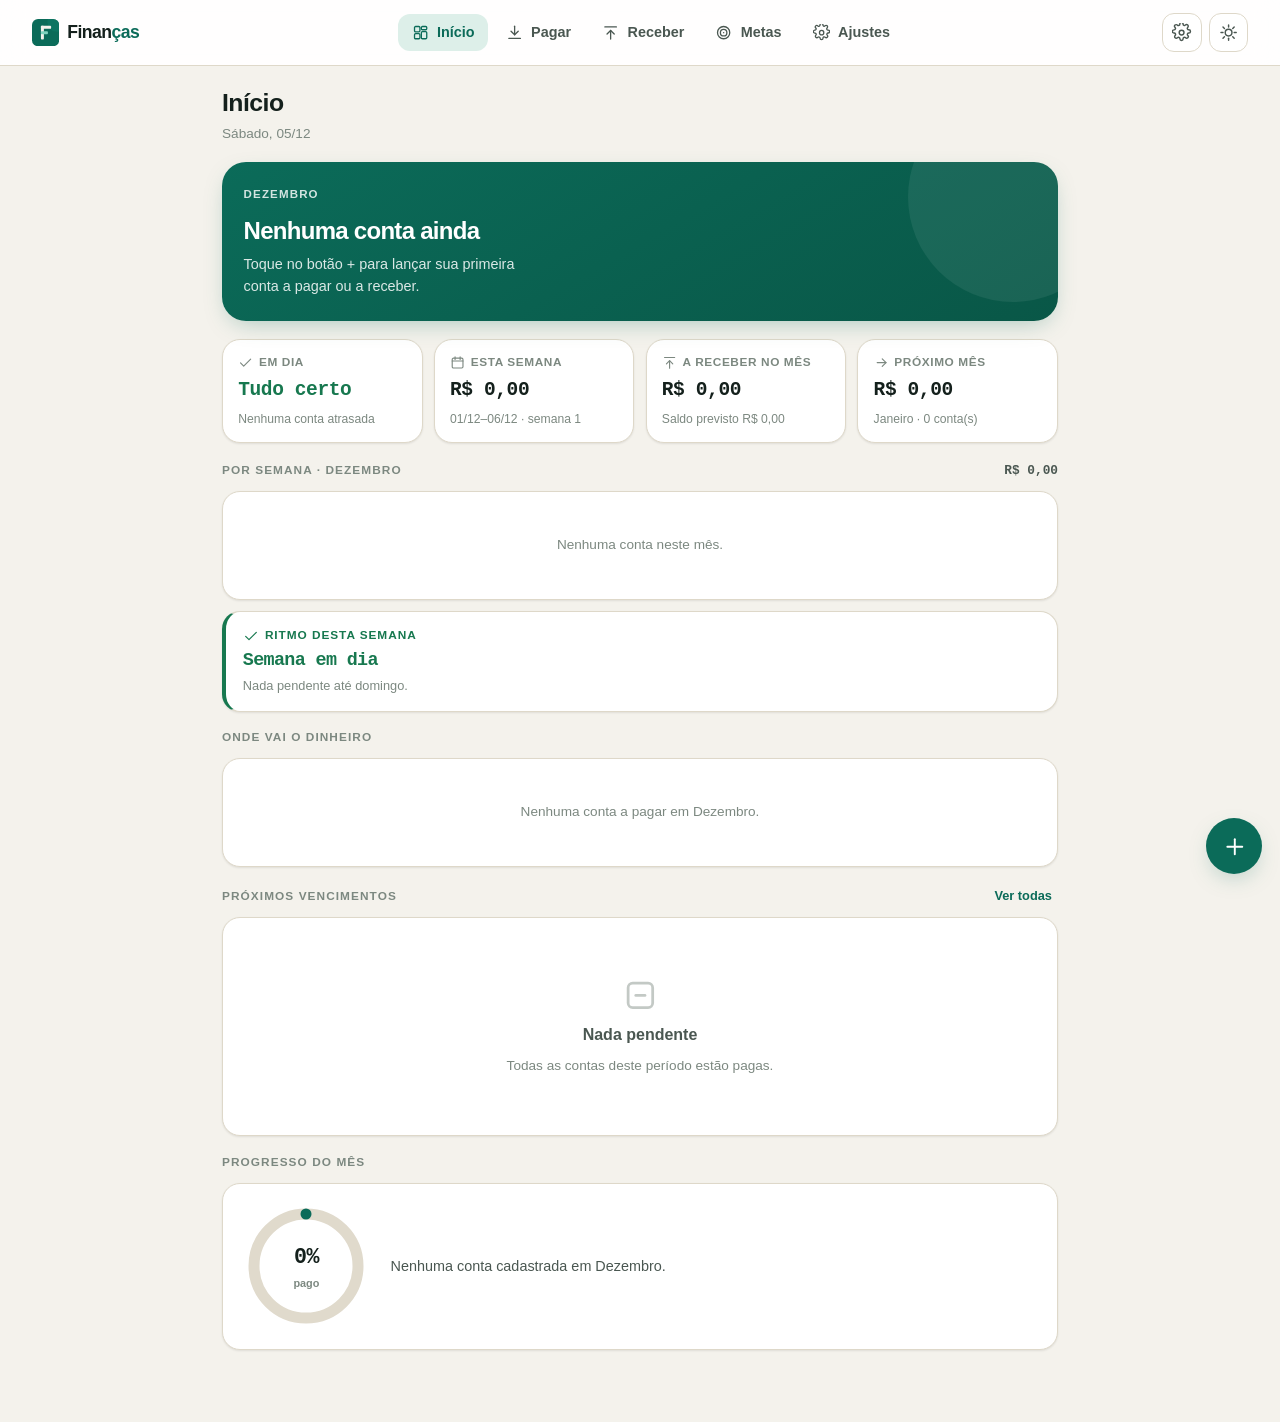
<file: index.html>
<!doctype html>
<html lang="pt-BR">
<head>
<meta charset="utf-8">
<meta name="viewport" content="width=device-width, initial-scale=1">
<title>Finanças</title>
<meta http-equiv="refresh" content="0; url=app/index.html">
<script>location.replace('app/index.html');</script>
</head>
<body>
<p>Abrindo o app... <a href="app/index.html">clique aqui</a> se não for automático.</p>
</body>
</html>
</file>
<file: app/css/estilo.css>
/* ============================================================
   FINANÇAS — sistema visual
   Direção: "extrato premium". Superfícies elevadas sobre um fundo
   quente, um verde-petróleo como única cor de marca, e o dinheiro
   sempre em tabular-nums para as colunas baterem.
   ============================================================ */

:root {
  /* fundo e superfícies */
  --fundo:       #F4F2EC;
  --superficie:  #FFFFFF;
  --superficie-2:#EDE9DF;
  --superficie-3:#E4DFD2;
  --trilho:      #E0DACC;

  /* tinta */
  --ink:   #14201C;
  --ink-2: #4A5751;
  --ink-3: #7C8880;

  --borda:      #DED8C9;
  --borda-suave:#E9E4D8;

  /* marca */
  --accent:      #0B6B59;
  --accent-forte:#095747;
  --accent-tint: #DDEFE9;
  --accent-ink:  #FFFFFF;

  /* semântica */
  --positivo:      #17784F;
  --positivo-tint: #DCEFE3;
  --alerta:        #8A5B0E;
  --alerta-tint:   #F5EAD3;
  --negativo:      #A83A2C;
  --negativo-tint: #F8E3DF;

  /* categorias */
  --cat-ameixa:   #7B4B8A;
  --cat-oceano:   #2C6E9B;
  --cat-musgo:    #4A7C3F;
  --cat-ocre:     #A87218;
  --cat-tijolo:   #A8452F;
  --cat-lavanda:  #6C5BA8;
  --cat-petroleo: #1F6F6B;
  --cat-areia:    #8C7040;
  --cat-vinho:    #8E3555;
  --cat-sálvia:   #5A7A6E;

  --sombra-1: 0 1px 2px rgba(18,28,24,.05), 0 1px 3px rgba(18,28,24,.04);
  --sombra-2: 0 2px 4px rgba(18,28,24,.05), 0 8px 20px -10px rgba(18,28,24,.18);
  --sombra-3: 0 8px 24px -8px rgba(11,107,89,.35);

  --sans: ui-sans-serif, -apple-system, "Segoe UI", Roboto, "Helvetica Neue", Arial, sans-serif;
  --mono: ui-monospace, "SF Mono", "Cascadia Mono", "Segoe UI Mono", Menlo, Consolas, monospace;

  --r-sm: 8px;
  --r-md: 12px;
  --r-lg: 18px;
  --r-xl: 24px;

  --topo-altura: 60px;
  --tabbar-altura: 66px;
}

@media (prefers-color-scheme: dark) {
  :root {
    --fundo: #0D1211; --superficie: #151C1A; --superficie-2: #1D2624; --superficie-3: #26302D;
    --trilho: #26302D;
    --ink: #E9E6DC; --ink-2: #A6B0A9; --ink-3: #76817A;
    --borda: #26302D; --borda-suave: #1E2725;
    --accent: #45C2A2; --accent-forte: #5FD4B6; --accent-tint: #123029; --accent-ink: #06120F;
    --positivo: #4FBE86; --positivo-tint: #122C1F;
    --alerta: #D5A557; --alerta-tint: #2E2413;
    --negativo: #E08573; --negativo-tint: #331D19;
    --cat-ameixa: #B98ACB; --cat-oceano: #6BAEDA; --cat-musgo: #86C077; --cat-ocre: #DCAE55;
    --cat-tijolo: #DE8570; --cat-lavanda: #A899E0; --cat-petroleo: #5CB6B0; --cat-areia: #CBAE79;
    --cat-vinho: #D2789A; --cat-sálvia: #93B5A7;
    --sombra-1: 0 1px 2px rgba(0,0,0,.4);
    --sombra-2: 0 2px 4px rgba(0,0,0,.35), 0 10px 24px -12px rgba(0,0,0,.7);
    --sombra-3: 0 8px 24px -8px rgba(69,194,162,.3);
  }
}
:root[data-theme="dark"] {
  --fundo: #0D1211; --superficie: #151C1A; --superficie-2: #1D2624; --superficie-3: #26302D;
  --trilho: #26302D;
  --ink: #E9E6DC; --ink-2: #A6B0A9; --ink-3: #76817A;
  --borda: #26302D; --borda-suave: #1E2725;
  --accent: #45C2A2; --accent-forte: #5FD4B6; --accent-tint: #123029; --accent-ink: #06120F;
  --positivo: #4FBE86; --positivo-tint: #122C1F;
  --alerta: #D5A557; --alerta-tint: #2E2413;
  --negativo: #E08573; --negativo-tint: #331D19;
  --cat-ameixa: #B98ACB; --cat-oceano: #6BAEDA; --cat-musgo: #86C077; --cat-ocre: #DCAE55;
  --cat-tijolo: #DE8570; --cat-lavanda: #A899E0; --cat-petroleo: #5CB6B0; --cat-areia: #CBAE79;
  --cat-vinho: #D2789A; --cat-sálvia: #93B5A7;
  --sombra-1: 0 1px 2px rgba(0,0,0,.4);
  --sombra-2: 0 2px 4px rgba(0,0,0,.35), 0 10px 24px -12px rgba(0,0,0,.7);
  --sombra-3: 0 8px 24px -8px rgba(69,194,162,.3);
}
:root[data-theme="light"] {
  --fundo: #F4F2EC; --superficie: #FFFFFF; --superficie-2: #EDE9DF; --superficie-3: #E4DFD2;
  --trilho: #E0DACC;
  --ink: #14201C; --ink-2: #4A5751; --ink-3: #7C8880;
  --borda: #DED8C9; --borda-suave: #E9E4D8;
  --accent: #0B6B59; --accent-forte: #095747; --accent-tint: #DDEFE9; --accent-ink: #FFFFFF;
  --positivo: #17784F; --positivo-tint: #DCEFE3;
  --alerta: #8A5B0E; --alerta-tint: #F5EAD3;
  --negativo: #A83A2C; --negativo-tint: #F8E3DF;
  --cat-ameixa: #7B4B8A; --cat-oceano: #2C6E9B; --cat-musgo: #4A7C3F; --cat-ocre: #A87218;
  --cat-tijolo: #A8452F; --cat-lavanda: #6C5BA8; --cat-petroleo: #1F6F6B; --cat-areia: #8C7040;
  --cat-vinho: #8E3555; --cat-sálvia: #5A7A6E;
  --sombra-1: 0 1px 2px rgba(18,28,24,.05), 0 1px 3px rgba(18,28,24,.04);
  --sombra-2: 0 2px 4px rgba(18,28,24,.05), 0 8px 20px -10px rgba(18,28,24,.18);
  --sombra-3: 0 8px 24px -8px rgba(11,107,89,.35);
}

/* ============ BASE ============ */
* { box-sizing: border-box; }
@media (prefers-reduced-motion: reduce) {
  *, *::before, *::after { animation-duration: .001ms !important; transition-duration: .001ms !important; }
}
body {
  margin: 0;
  background: var(--fundo);
  color: var(--ink);
  font-family: var(--sans);
  font-size: 16px;
  line-height: 1.5;
  -webkit-font-smoothing: antialiased;
  padding-bottom: calc(var(--tabbar-altura) + 1.5rem);
}
::selection { background: var(--accent); color: var(--accent-ink); }
:focus-visible { outline: 2px solid var(--accent); outline-offset: 2px; border-radius: 4px; }
h1, h2, h3 { margin: 0; font-weight: 800; letter-spacing: -.022em; text-wrap: balance; }
p { margin: 0; }
button { font: inherit; color: inherit; }
input, select, textarea { font: inherit; color: inherit; }
.num { font-family: var(--mono); font-variant-numeric: tabular-nums; }

/* ============ TOPO ============ */
.topo {
  position: sticky; top: 0; z-index: 30;
  display: flex; align-items: center; justify-content: space-between; gap: 1rem;
  padding: .8rem clamp(1rem, 4vw, 2rem);
  background: color-mix(in srgb, var(--superficie) 92%, transparent);
  backdrop-filter: blur(12px);
  border-bottom: 1px solid var(--borda);
}
@supports not (backdrop-filter: blur(1px)) { .topo { background: var(--superficie); } }
.topo-logo { display: flex; align-items: center; gap: .5rem; font-size: 1.1rem; font-weight: 800; letter-spacing: -.03em; }
/* O recorte arredondado ja vem do clipPath do SVG — nada de border-radius aqui, seria corte duplo. */
.topo-marca { width: 1.7rem; height: 1.7rem; flex-shrink: 0; }
/* Escopo no .topo-nome de proposito: `.topo-logo span` pintaria a palavra inteira de verde,
   porque agora existe um span envolvendo o nome. */
.topo-nome span { color: var(--accent); }
.topo-nav { display: none; gap: .25rem; }
.topo-acoes { display: flex; gap: .45rem; }

.icon-btn {
  display: inline-flex; align-items: center; justify-content: center;
  width: 2.45rem; height: 2.45rem; flex-shrink: 0;
  border: 1px solid var(--borda); border-radius: var(--r-md);
  background: var(--superficie); color: var(--ink-2); cursor: pointer;
  transition: border-color .15s, color .15s, background .15s;
}
.icon-btn svg { width: 1.2rem; height: 1.2rem; }
.icon-btn:hover { border-color: var(--accent); color: var(--accent); }

.nav-item {
  display: flex; align-items: center; gap: .5rem;
  padding: .5rem .85rem; border-radius: var(--r-md);
  font-weight: 650; font-size: .9rem;
  color: var(--ink-2); cursor: pointer; border: none; background: none;
  transition: background .15s, color .15s;
}
.nav-item svg { width: 1.08rem; height: 1.08rem; }
.nav-item:hover { background: var(--superficie-2); color: var(--ink); }
.nav-item.ativo { background: var(--accent-tint); color: var(--accent); }

/* ============ TABBAR ============ */
.tabbar {
  position: fixed; left: 0; right: 0; bottom: 0; z-index: 30;
  display: flex; justify-content: space-around;
  height: var(--tabbar-altura);
  background: color-mix(in srgb, var(--superficie) 94%, transparent);
  backdrop-filter: blur(12px);
  border-top: 1px solid var(--borda);
  padding-bottom: env(safe-area-inset-bottom);
}
@supports not (backdrop-filter: blur(1px)) { .tabbar { background: var(--superficie); } }
.tab-item {
  flex: 1; display: flex; flex-direction: column; align-items: center; justify-content: center;
  gap: .18rem; border: none; background: none; color: var(--ink-3); cursor: pointer;
  font-size: .68rem; font-weight: 650; position: relative;
  transition: color .15s;
}
.tab-item svg { width: 1.3rem; height: 1.3rem; }
.tab-item.ativo { color: var(--accent); }
.tab-item.ativo::before {
  content: ""; position: absolute; top: 0; left: 50%; transform: translateX(-50%);
  width: 26px; height: 3px; border-radius: 0 0 3px 3px; background: var(--accent);
}

.fab {
  position: fixed; right: 1.1rem; bottom: calc(var(--tabbar-altura) + 1rem); z-index: 31;
  width: 3.5rem; height: 3.5rem; border-radius: 50%;
  background: var(--accent); color: var(--accent-ink); border: none;
  display: flex; align-items: center; justify-content: center;
  box-shadow: var(--sombra-3); cursor: pointer;
  transition: transform .16s;
}
.fab svg { width: 1.6rem; height: 1.6rem; }
.fab:hover { transform: scale(1.06); }
.fab:active { transform: scale(.95); }

@media (min-width: 881px) {
  body { padding-bottom: 2.5rem; }
  .topo-nav { display: flex; }
  .tabbar { display: none; }
  .fab { bottom: 1.6rem; }
}

/* ============ LAYOUT ============ */
main { max-width: 900px; margin: 0 auto; padding: 1.15rem clamp(.9rem, 4vw, 2rem) 2rem; }
.tela { display: flex; flex-direction: column; gap: 1.1rem; }
.tela-cabeca { display: flex; align-items: flex-start; justify-content: space-between; gap: 1rem; }
.tela-titulo { font-size: 1.55rem; }
.tela-sub { color: var(--ink-3); font-size: .85rem; margin-top: .15rem; }
.secao { display: flex; flex-direction: column; gap: .7rem; }
.secao-cabeca { display: flex; align-items: baseline; justify-content: space-between; gap: .8rem; }
.secao-titulo {
  font-size: .74rem; font-weight: 750; color: var(--ink-3);
  text-transform: uppercase; letter-spacing: .09em;
}
.secao-link { font-size: .8rem; font-weight: 650; color: var(--accent); background: none; border: none; cursor: pointer; }

.painel {
  background: var(--superficie); border: 1px solid var(--borda);
  border-radius: var(--r-lg); padding: 1.1rem 1.15rem; box-shadow: var(--sombra-1);
}

/* ============ CARD HERÓI ============ */
.heroi {
  position: relative; overflow: hidden;
  background: linear-gradient(150deg, var(--accent) 0%, var(--accent-forte) 100%);
  color: var(--accent-ink);
  border-radius: var(--r-xl); padding: 1.3rem 1.35rem;
  box-shadow: var(--sombra-3);
  display: flex; flex-direction: column; gap: .9rem;
}
.heroi::after {
  content: ""; position: absolute; right: -60px; top: -70px;
  width: 210px; height: 210px; border-radius: 50%;
  background: rgba(255,255,255,.07); pointer-events: none;
}
/* coluna no celular: o chip de comparação ao lado espremia o número e ele quebrava em duas
   linhas ("R$ / 1.841,20"). O número é a informação principal — ele manda no layout. */
.heroi-topo { display: flex; flex-direction: column; align-items: flex-start; gap: .55rem; }
.heroi-rotulo {
  font-size: .72rem; font-weight: 750; text-transform: uppercase; letter-spacing: .1em;
  opacity: .82; margin-bottom: .25rem;
}
.heroi-valor {
  font-family: var(--mono); font-variant-numeric: tabular-nums;
  font-size: clamp(1.9rem, 9vw, 2.6rem); font-weight: 800; letter-spacing: -.04em; line-height: 1;
  white-space: nowrap;
}
@media (min-width: 560px) {
  .heroi-topo { flex-direction: row; align-items: flex-start; justify-content: space-between; gap: 1rem; }
}
.heroi-detalhe { font-size: .84rem; opacity: .85; margin-top: .35rem; }
.heroi-chip {
  display: inline-flex; align-items: center; gap: .3rem;
  background: rgba(255,255,255,.16); border-radius: 999px;
  padding: .3rem .6rem; font-size: .74rem; font-weight: 700; white-space: nowrap;
}
.heroi-chip svg { width: .9rem; height: .9rem; }
.heroi-rodape { display: flex; align-items: center; justify-content: space-between; gap: .8rem; font-size: .8rem; }
.heroi .progresso { background: rgba(255,255,255,.22); }
.heroi .progresso-preenchido { background: #fff; }
.heroi--vazio { gap: .35rem; padding: 1.5rem 1.35rem; }
.heroi-vazio-titulo { font-size: 1.5rem; font-weight: 800; letter-spacing: -.03em; }
.heroi-vazio-texto { font-size: .9rem; opacity: .85; max-width: 34ch; line-height: 1.5; }

/* ---- faixa "Meta por dia" dentro do herói ---- */
.heroi-meta {
  display: flex; align-items: center; justify-content: space-between; gap: .8rem;
  margin-top: .3rem; padding-top: .85rem;
  border-top: 1px solid rgba(255,255,255,.22);
}
.heroi-meta-rotulo {
  display: inline-flex; align-items: center; gap: .38rem;
  font-size: .74rem; font-weight: 750; text-transform: uppercase; letter-spacing: .08em;
  opacity: .9;
}
.heroi-meta-rotulo svg { width: 1rem; height: 1rem; }
.heroi-meta-bloco { display: flex; flex-direction: column; align-items: flex-end; gap: .1rem; }
.heroi-meta-valor {
  font-family: var(--mono); font-variant-numeric: tabular-nums;
  font-size: 1.32rem; font-weight: 800; letter-spacing: -.03em; white-space: nowrap;
}
.heroi-meta-sub { font-size: .72rem; opacity: .8; white-space: nowrap; }
/* semáforo dentro do herói: fundo branco translúcido de intensidade crescente */
.heroi-meta.sem-atencao, .heroi-meta.sem-critico {
  margin-left: -1.35rem; margin-right: -1.35rem; margin-bottom: -1.3rem;
  padding: .8rem 1.35rem 1rem; border-radius: 0 0 var(--r-xl) var(--r-xl);
}
.heroi-meta.sem-atencao { background: rgba(255,255,255,.12); }
.heroi-meta.sem-critico { background: rgba(255,255,255,.2); }
.heroi-meta--ok .heroi-meta-valor { font-size: 1rem; opacity: .9; }

/* ---- bloco "Veio de antes" ---- */
.antes {
  background: var(--negativo-tint); border: 1px solid var(--negativo);
  border-radius: var(--r-lg); padding: .95rem 1.05rem;
  display: flex; flex-direction: column; gap: .5rem;
}
.antes-cabeca { display: flex; align-items: center; justify-content: space-between; gap: .8rem; }
.antes-rotulo {
  display: inline-flex; align-items: center; gap: .4rem;
  font-size: .74rem; font-weight: 780; text-transform: uppercase; letter-spacing: .08em;
  color: var(--negativo);
}
.antes-rotulo svg { width: 1rem; height: 1rem; }
.antes-total { font-size: 1.15rem; font-weight: 800; color: var(--negativo); letter-spacing: -.02em; }
.antes-sub { font-size: .8rem; color: var(--ink-2); line-height: 1.45; }
.antes-lista { display: flex; flex-direction: column; gap: .1rem; margin-top: .1rem; }
.antes-linha {
  display: grid; grid-template-columns: 1fr auto auto; gap: .6rem; align-items: baseline;
  padding: .42rem .1rem; border: 0; background: none; text-align: left; cursor: pointer;
  border-top: 1px solid color-mix(in srgb, var(--negativo) 22%, transparent);
  font-size: .85rem; width: 100%;
}
@supports not (border-top-color: color-mix(in srgb, red 50%, blue)) {
  .antes-linha { border-top-color: var(--borda); }
}
.antes-linha:hover { background: rgba(0,0,0,.04); }
.antes-desc { font-weight: 650; overflow: hidden; text-overflow: ellipsis; white-space: nowrap; }
.antes-data { font-size: .78rem; color: var(--ink-3); white-space: nowrap; }
.antes-valor { font-weight: 750; white-space: nowrap; }
.antes-resto { font-size: .78rem; color: var(--ink-3); padding-top: .35rem; }

/* ---- card "Ritmo desta semana" ---- */
.ritmo {
  background: var(--superficie); border: 1px solid var(--borda);
  border-left: 4px solid var(--accent);
  border-radius: var(--r-lg); padding: .95rem 1.05rem;
  display: flex; flex-direction: column; gap: .35rem; box-shadow: var(--sombra-1);
}
.ritmo.sem-atencao { border-left-color: var(--alerta); }
.ritmo.sem-critico { border-left-color: var(--negativo); }
.ritmo--ok { border-left-color: var(--positivo); }
.ritmo-cabeca { display: flex; align-items: center; justify-content: space-between; gap: .7rem; }
.ritmo-rotulo {
  display: inline-flex; align-items: center; gap: .38rem;
  font-size: .74rem; font-weight: 780; text-transform: uppercase; letter-spacing: .08em;
  color: var(--ink-3);
}
.ritmo-rotulo svg { width: 1rem; height: 1rem; }
.ritmo.sem-atencao .ritmo-rotulo { color: var(--alerta); }
.ritmo.sem-critico .ritmo-rotulo { color: var(--negativo); }
.ritmo--ok .ritmo-rotulo { color: var(--positivo); }
.ritmo-selo {
  font-family: var(--mono); font-size: .68rem; font-weight: 700;
  background: var(--superficie-2); color: var(--ink-3); border-radius: 5px; padding: .12rem .4rem;
}
.ritmo-valor {
  font-family: var(--mono); font-variant-numeric: tabular-nums;
  font-size: 1.75rem; font-weight: 800; letter-spacing: -.035em; line-height: 1.1;
}
.ritmo-valor small { font-size: .95rem; font-weight: 700; color: var(--ink-3); letter-spacing: 0; }
.ritmo.sem-critico .ritmo-valor { color: var(--negativo); }
.ritmo.sem-atencao .ritmo-valor { color: var(--alerta); }
.ritmo--ok .ritmo-valor { font-size: 1.15rem; color: var(--positivo); }
.ritmo-sub { font-size: .8rem; color: var(--ink-3); }
.ritmo-detalhe { margin-top: .45rem; display: flex; flex-direction: column; gap: .05rem; }
.ritmo-linha {
  display: flex; align-items: baseline; justify-content: space-between; gap: .8rem;
  font-size: .84rem; color: var(--ink-2); padding: .28rem 0;
}
.ritmo-linha--alerta { color: var(--negativo); font-weight: 650; }
.ritmo-linha--total {
  border-top: 1px solid var(--borda); margin-top: .18rem; padding-top: .42rem;
  font-weight: 780; color: var(--ink);
}
.ritmo-linha .num { font-weight: 700; white-space: nowrap; }

.progresso { height: 7px; border-radius: 99px; background: var(--trilho); overflow: hidden; }
.progresso-preenchido { height: 100%; border-radius: 99px; background: var(--accent); transition: width .45s cubic-bezier(.3,.9,.3,1); }

/* ============ MINI CARDS ============ */
.mini-grade { display: grid; grid-template-columns: repeat(auto-fit, minmax(150px, 1fr)); gap: .7rem; }
.mini {
  background: var(--superficie); border: 1px solid var(--borda); border-radius: var(--r-lg);
  padding: .85rem .95rem; box-shadow: var(--sombra-1);
  display: flex; flex-direction: column; gap: .3rem;
}
.mini-rotulo { display: flex; align-items: center; gap: .35rem; font-size: .74rem; font-weight: 700; color: var(--ink-3); text-transform: uppercase; letter-spacing: .05em; }
.mini-rotulo svg { width: .95rem; height: .95rem; }
.mini-valor { font-family: var(--mono); font-variant-numeric: tabular-nums; font-size: 1.22rem; font-weight: 800; letter-spacing: -.02em; }
.mini-nota { font-size: .76rem; color: var(--ink-3); }
.mini--alerta { border-color: var(--negativo); background: var(--negativo-tint); }
.mini--alerta .mini-rotulo, .mini--alerta .mini-valor { color: var(--negativo); }
.mini--ok .mini-valor { color: var(--positivo); }
.v-positivo { color: var(--positivo); }
.v-negativo { color: var(--negativo); }
.v-alerta { color: var(--alerta); }

/* ============ GRÁFICOS ============ */
.grafico-vazio { color: var(--ink-3); font-size: .85rem; text-align: center; padding: 1.6rem .5rem; }

.anel, .donut { position: relative; width: 130px; height: 130px; flex-shrink: 0; }
.anel-svg, .donut-svg { width: 100%; height: 100%; display: block; }
.anel-arco { transition: stroke-dasharray .6s cubic-bezier(.3,.9,.3,1); }
.anel-centro, .donut-centro {
  position: absolute; inset: 0; display: flex; flex-direction: column;
  align-items: center; justify-content: center; gap: .1rem; pointer-events: none;
}
.anel-valor { font-family: var(--mono); font-variant-numeric: tabular-nums; font-size: 1.35rem; font-weight: 800; letter-spacing: -.03em; }
.anel-sub { font-size: .68rem; color: var(--ink-3); font-weight: 650; }
.donut-valor { font-family: var(--mono); font-variant-numeric: tabular-nums; font-size: .92rem; font-weight: 750; letter-spacing: -.02em; }

.painel-lado-a-lado { display: flex; align-items: center; gap: 1.2rem; flex-wrap: wrap; }
.painel-lado-a-lado > .flex1 { flex: 1; min-width: 150px; }

/* barras por semana */
.barras { display: flex; align-items: flex-end; gap: .45rem; height: 148px; padding-top: .3rem; }
.barra { flex: 1; display: flex; flex-direction: column; align-items: center; gap: .3rem; height: 100%; min-width: 0; }
.barra-valor { font-family: var(--mono); font-variant-numeric: tabular-nums; font-size: .64rem; font-weight: 700; color: var(--ink-3); white-space: nowrap; }
.barra-trilho { flex: 1; width: 100%; display: flex; align-items: flex-end; background: var(--superficie-2); border-radius: var(--r-sm); overflow: hidden; }
/* pendente = accent a 38% (visível, mas claramente "não resolvido"); paga = accent cheio.
   O tint puro sumia contra a superfície — corrigido após inspeção de captura. */
.barra-preenchida {
  width: 100%; background: color-mix(in srgb, var(--accent) 38%, var(--superficie-2));
  border-radius: var(--r-sm);
  display: flex; align-items: flex-end; min-height: 4px;
  transition: height .5s cubic-bezier(.3,.9,.3,1);
}
@supports not (background: color-mix(in srgb, red 50%, blue)) {
  .barra-preenchida { background: var(--accent-tint); }
}
.barra-paga { width: 100%; background: var(--accent); border-radius: var(--r-sm); transition: height .5s; }
.barra-rotulo { font-size: .7rem; font-weight: 700; color: var(--ink-3); }
.barra--atual .barra-rotulo { color: var(--accent); }
.barra--atual .barra-valor { color: var(--ink); }
.barra--zero .barra-trilho { opacity: .5; }
.barra-marca-linha { height: .95rem; display: flex; align-items: center; justify-content: center; }
.barra-marca { font-size: .7rem; font-weight: 800; line-height: 1; }
.barra-marca--atual { color: var(--accent); }
.barra-marca--resto {
  color: var(--negativo); background: var(--negativo-tint);
  width: .95rem; height: .95rem; border-radius: 50%;
  display: inline-flex; align-items: center; justify-content: center; font-size: .62rem;
}
.barra--resto .barra-trilho { box-shadow: inset 0 0 0 1px var(--negativo); }

/* legenda */
.legenda { list-style: none; margin: 0; padding: 0; display: flex; flex-direction: column; gap: .5rem; }
/* minmax(0,1fr) no nome: sem o minmax, "auto" das colunas de valor rouba o espaço e o nome
   colapsa para uma letra só ("Casa" -> "C"). Achado por captura de tela no teste. */
.legenda-item { display: grid; grid-template-columns: 10px minmax(4.5rem, 1fr) auto auto; gap: .5rem; align-items: center; font-size: .85rem; }
.legenda-cor { width: 10px; height: 10px; border-radius: 3px; }
.legenda-nome { text-transform: capitalize; color: var(--ink-2); overflow: hidden; text-overflow: ellipsis; white-space: nowrap; }
.legenda-valor { font-family: var(--mono); font-variant-numeric: tabular-nums; font-weight: 700; white-space: nowrap; }
.legenda-pct { font-family: var(--mono); font-size: .76rem; color: var(--ink-3); min-width: 2.6em; text-align: right; white-space: nowrap; }

/* em tela estreita o donut cede espaço pra legenda não quebrar o valor em duas linhas */
@media (max-width: 470px) {
  .anel, .donut { width: 112px; height: 112px; }
  .legenda-item { font-size: .8rem; grid-template-columns: 9px minmax(3.4rem, 1fr) auto auto; gap: .4rem; }
  .painel-lado-a-lado { gap: .85rem; flex-wrap: nowrap; }
  .painel-lado-a-lado > .flex1 { min-width: 0; }
}

/* ============ FILTROS ============ */
.filtros { display: flex; flex-direction: column; gap: .7rem; }
.filtros-linha { display: flex; gap: .5rem; flex-wrap: wrap; align-items: center; }
.campo-busca { position: relative; flex: 1; min-width: 160px; }
.campo-busca svg { position: absolute; left: .65rem; top: 50%; transform: translateY(-50%); width: 1.05rem; height: 1.05rem; color: var(--ink-3); pointer-events: none; }
.campo-busca input {
  width: 100%; border: 1px solid var(--borda); border-radius: var(--r-md);
  background: var(--superficie); padding: .55rem .7rem .55rem 2.2rem; font-size: .9rem;
}
.campo-busca input:focus { border-color: var(--accent); outline: none; }
.select {
  border: 1px solid var(--borda); border-radius: var(--r-md); background: var(--superficie);
  color: var(--ink); padding: .55rem .65rem; font-size: .86rem; cursor: pointer;
}
.select:focus { border-color: var(--accent); outline: none; }
.chips { display: flex; gap: .4rem; flex-wrap: wrap; }
.chip {
  border: 1px solid var(--borda); border-radius: 999px; background: var(--superficie);
  color: var(--ink-2); padding: .38rem .8rem; font-size: .82rem; font-weight: 650; cursor: pointer;
  transition: all .15s; display: inline-flex; align-items: center; gap: .35rem;
}
.chip:hover { border-color: var(--accent); color: var(--accent); }
.chip.ativo { background: var(--accent); border-color: var(--accent); color: var(--accent-ink); }
.chip-contador { font-family: var(--mono); font-size: .72rem; opacity: .75; }

/* ============ PAINEL DO PERÍODO (telas de lista) ============ */
.pp {
  background: var(--superficie); border: 1px solid var(--borda);
  border-radius: var(--r-xl); padding: 1.1rem 1.15rem;
  box-shadow: var(--sombra-2);
  display: flex; flex-direction: column; gap: .55rem;
}
.pp-cabeca {
  display: flex; align-items: baseline; justify-content: space-between; gap: .8rem;
}
.pp-escopo {
  font-size: .74rem; font-weight: 780; color: var(--ink-3);
  text-transform: uppercase; letter-spacing: .08em;
  overflow: hidden; text-overflow: ellipsis; white-space: nowrap;
}
.pp-qtd { font-size: .74rem; color: var(--ink-3); white-space: nowrap; }

.pp-principal { display: flex; flex-direction: column; gap: .1rem; }
.pp-principal-rotulo { font-size: .82rem; font-weight: 650; color: var(--ink-2); }
.pp-principal-valor {
  font-family: var(--mono); font-variant-numeric: tabular-nums;
  font-size: clamp(1.9rem, 8vw, 2.35rem); font-weight: 800;
  letter-spacing: -.04em; line-height: 1.05; white-space: nowrap;
}

.pp-progresso-nota {
  display: flex; align-items: baseline; justify-content: space-between; gap: .8rem;
  font-size: .76rem; color: var(--ink-3); margin-top: -.15rem;
}

/* CELULAR: no máximo 2 colunas. Com 3, "R$ 3.588,60" precisa de 94px e só sobravam 85 em
   telas de 412px+ (Android grande, iPhone Pro Max) — o número era cortado em silêncio.
   A meta vai em largura cheia: é o número de ação e o único com semáforo. */
.pp-blocos {
  display: grid;
  grid-template-columns: repeat(2, minmax(0, 1fr));
  gap: .5rem;
  margin-top: .35rem;
}
.pp-bloco--largo { grid-column: 1 / -1; }

.pp-bloco {
  background: var(--superficie-2); border-radius: var(--r-md);
  padding: .6rem .7rem; display: flex; flex-direction: column; gap: .15rem; min-width: 0;
}
.pp-bloco-rotulo {
  display: inline-flex; align-items: center; gap: .25rem;
  font-size: .68rem; font-weight: 750; color: var(--ink-3);
  text-transform: uppercase; letter-spacing: .05em; white-space: nowrap;
}
.pp-bloco-rotulo svg { width: .85rem; height: .85rem; flex-shrink: 0; }

/* SEM overflow:hidden — dinheiro cortado em silêncio é pior que dinheiro apertado.
   clamp() dá a folga: encolhe em tela estreita em vez de esconder dígito. O piso (.78rem)
   foi calibrado pelo teste testes/e2e/test_sem_corte.py, que valida com valores na casa do
   milhão a 320px — bem além do uso real, de propósito. */
.pp-bloco-valor {
  font-family: var(--mono); font-variant-numeric: tabular-nums;
  font-size: clamp(.78rem, 3.1vw, 1.08rem);
  font-weight: 780; letter-spacing: -.03em; white-space: nowrap;
}
.pp-bloco-nota { font-size: .68rem; color: var(--ink-3); white-space: nowrap; }

/* bloco largo (meta): valor à esquerda, nota à direita, aproveitando a largura */
.pp-bloco--largo .pp-bloco-linha {
  display: flex; align-items: baseline; justify-content: space-between; gap: .8rem;
}
.pp-bloco--largo .pp-bloco-valor { font-size: clamp(1.05rem, 4.6vw, 1.32rem); }
.pp-bloco--largo .pp-bloco-nota { text-align: right; }

/* DESKTOP: espaço sobra, os três cabem lado a lado */
@media (min-width: 620px) {
  .pp-blocos { grid-template-columns: repeat(3, minmax(0, 1fr)); }
  .pp-bloco--largo { grid-column: auto; }
  .pp-bloco--largo .pp-bloco-linha { flex-direction: column; align-items: flex-start; gap: .1rem; }
  .pp-bloco--largo .pp-bloco-nota { text-align: left; }
  .pp-bloco--largo .pp-bloco-valor { font-size: 1.08rem; }
}

/* o bloco da meta carrega o semáforo — é o número que exige ação */
.pp-bloco--meta { background: var(--accent-tint); }
.pp-bloco--meta .pp-bloco-rotulo, .pp-bloco--meta .pp-bloco-valor { color: var(--accent); }
.pp-bloco--meta.sem-atencao { background: var(--alerta-tint); }
.pp-bloco--meta.sem-atencao .pp-bloco-rotulo, .pp-bloco--meta.sem-atencao .pp-bloco-valor { color: var(--alerta); }
.pp-bloco--meta.sem-critico { background: var(--negativo-tint); }
.pp-bloco--meta.sem-critico .pp-bloco-rotulo, .pp-bloco--meta.sem-critico .pp-bloco-valor { color: var(--negativo); }

/* linha discreta: o que a LISTA está mostrando agora (muda com todos os filtros) */
.resultado-filtro {
  display: flex; align-items: baseline; justify-content: space-between; gap: 1rem;
  padding: .1rem .25rem; font-size: .82rem; color: var(--ink-3);
  border-bottom: 1px solid var(--borda-suave); padding-bottom: .6rem;
}
.resultado-filtro em { font-style: normal; color: var(--accent); font-weight: 650; }
.resultado-filtro .num { font-weight: 750; color: var(--ink-2); }

/* telas muito estreitas: uma coluna só, cada número com a largura inteira */
@media (max-width: 340px) {
  .pp-blocos { grid-template-columns: 1fr; }
}

/* ============ GRUPO DE SEMANA ============ */
.grupo { display: flex; flex-direction: column; gap: .55rem; }
.grupo-cabeca {
  display: flex; align-items: baseline; justify-content: space-between; gap: .8rem;
  padding: 0 .2rem;
}
.grupo-nome { font-size: .74rem; font-weight: 750; color: var(--ink-3); text-transform: uppercase; letter-spacing: .07em; }
.grupo-nome.atual { color: var(--accent); }
.grupo-valor { font-family: var(--mono); font-variant-numeric: tabular-nums; font-size: .8rem; font-weight: 700; color: var(--ink-2); }

/* ============ CARD DE CONTA ============ */
.lista { display: flex; flex-direction: column; gap: .55rem; }
.conta {
  position: relative;
  display: grid; grid-template-columns: auto 1fr auto; gap: .8rem; align-items: center;
  background: var(--superficie); border: 1px solid var(--borda);
  border-radius: var(--r-lg); padding: .8rem .95rem .8rem 1.1rem;
  box-shadow: var(--sombra-1);
  transition: box-shadow .18s, border-color .18s, transform .18s;
}
.conta::before {
  content: ""; position: absolute; left: 0; top: .8rem; bottom: .8rem;
  width: 4px; border-radius: 0 4px 4px 0; background: var(--cat, var(--ink-3));
}
.conta:hover { box-shadow: var(--sombra-2); }
.conta--paga { background: var(--superficie-2); border-color: var(--borda-suave); }
.conta--paga .conta-desc { text-decoration: line-through; text-decoration-thickness: 1px; color: var(--ink-2); }
.conta--paga::before { opacity: .45; }
.conta--atrasada { border-color: var(--negativo); }
.conta--hoje { border-color: var(--alerta); }

.conta-marca {
  width: 2.7rem; height: 2.7rem; border-radius: var(--r-md); flex-shrink: 0;
  display: flex; align-items: center; justify-content: center;
  border: none; cursor: pointer; position: relative;
  background: var(--superficie-2); color: var(--cat, var(--ink-3));
  transition: transform .15s, background .15s;
}
.conta-marca svg { width: 1.3rem; height: 1.3rem; }
.conta-marca:hover { transform: scale(1.06); }
.conta-marca:active { transform: scale(.94); }
.conta-marca.paga { background: var(--positivo-tint); color: var(--positivo); }
.conta-marca.atrasada { background: var(--negativo-tint); color: var(--negativo); }
.conta-marca.hoje { background: var(--alerta-tint); color: var(--alerta); }

.conta-corpo { min-width: 0; display: flex; flex-direction: column; gap: .22rem; }
.conta-titulo { display: flex; align-items: center; gap: .38rem; flex-wrap: wrap; }
.conta-desc { font-weight: 680; font-size: .96rem; overflow: hidden; text-overflow: ellipsis; white-space: nowrap; }
.selo {
  font-family: var(--mono); font-size: .66rem; font-weight: 750; letter-spacing: .02em;
  border-radius: 5px; padding: .1rem .36rem; flex-shrink: 0;
  background: var(--superficie-3); color: var(--ink-2);
}
.selo--recorrente { background: var(--accent-tint); color: var(--accent); display: inline-flex; align-items: center; gap: .18rem; }
.selo--recorrente svg { width: .78rem; height: .78rem; }
.conta-meta { display: flex; align-items: center; gap: .45rem; flex-wrap: wrap; font-size: .78rem; color: var(--ink-3); }
.conta-cat { display: inline-flex; align-items: center; gap: .28rem; text-transform: capitalize; color: var(--cat, var(--ink-3)); font-weight: 650; }
.conta-cat svg { width: .88rem; height: .88rem; }
.conta-sep { opacity: .4; }
.conta-prazo { font-weight: 650; }
.conta-prazo.atrasada { color: var(--negativo); }
.conta-prazo.hoje { color: var(--alerta); }
.conta-pago-em { color: var(--positivo); font-weight: 650; display: inline-flex; align-items: center; gap: .25rem; }
.conta-pago-em svg { width: .85rem; height: .85rem; }

.conta-direita { display: flex; flex-direction: column; align-items: flex-end; gap: .3rem; }
.conta-valor { font-family: var(--mono); font-variant-numeric: tabular-nums; font-weight: 780; font-size: 1rem; letter-spacing: -.02em; white-space: nowrap; }
.conta--paga .conta-valor { color: var(--ink-3); }
.conta-acoes { display: flex; gap: .1rem; }
.conta-acoes .icon-btn { width: 1.95rem; height: 1.95rem; border: none; background: none; }
.conta-acoes .icon-btn svg { width: 1.02rem; height: 1.02rem; }
.conta-acoes .icon-btn:hover { background: var(--superficie-2); }

/* próximos vencimentos (versão compacta) */
.prox { display: flex; flex-direction: column; gap: .1rem; }
.prox-item {
  display: grid; grid-template-columns: auto 1fr auto; gap: .7rem; align-items: center;
  padding: .6rem .2rem; border-bottom: 1px solid var(--borda-suave); cursor: pointer;
  background: none; border-left: 0; border-right: 0; border-top: 0; text-align: left; width: 100%;
}
.prox-item:last-child { border-bottom: 0; }
.prox-item:hover { background: var(--superficie-2); }
.prox-dia {
  width: 2.6rem; height: 2.6rem; border-radius: var(--r-md); flex-shrink: 0;
  display: flex; flex-direction: column; align-items: center; justify-content: center;
  background: var(--superficie-2); line-height: 1.05;
}
.prox-dia-num { font-family: var(--mono); font-size: .95rem; font-weight: 800; }
.prox-dia-mes { font-size: .58rem; font-weight: 700; text-transform: uppercase; color: var(--ink-3); }
.prox-dia.atrasada { background: var(--negativo-tint); color: var(--negativo); }
.prox-dia.atrasada .prox-dia-mes { color: var(--negativo); }
.prox-dia.hoje { background: var(--alerta-tint); color: var(--alerta); }
.prox-dia.hoje .prox-dia-mes { color: var(--alerta); }
/* flex-column: sem isto os spans ficam inline e o texto cola ("Aluguelatrasada há 21 dias") */
.prox-corpo { min-width: 0; display: flex; flex-direction: column; gap: .12rem; }
.prox-desc { font-weight: 650; font-size: .9rem; overflow: hidden; text-overflow: ellipsis; white-space: nowrap; }
.prox-prazo { font-size: .76rem; color: var(--ink-3); }
.prox-prazo.atrasada { color: var(--negativo); font-weight: 650; }
.prox-prazo.hoje { color: var(--alerta); font-weight: 650; }
.prox-valor { font-family: var(--mono); font-variant-numeric: tabular-nums; font-weight: 750; font-size: .92rem; }

/* ============ VAZIO ============ */
.vazio { display: flex; flex-direction: column; align-items: center; gap: .55rem; padding: 2.6rem 1rem; color: var(--ink-3); text-align: center; }
.vazio svg { width: 2.3rem; height: 2.3rem; opacity: .45; }
.vazio-titulo { font-weight: 700; color: var(--ink-2); }
.vazio-dica { font-size: .85rem; }

/* ============ FORM / MODAL ============ */
.segmentado { display: flex; gap: .25rem; background: var(--superficie-2); border-radius: var(--r-md); padding: .25rem; }
.seg-opcao {
  flex: 1; border: none; background: none; color: var(--ink-2); border-radius: var(--r-sm);
  padding: .5rem .4rem; font-size: .85rem; font-weight: 680; cursor: pointer; transition: all .15s;
}
.seg-opcao.ativo { background: var(--superficie); color: var(--accent); box-shadow: var(--sombra-1); }
.seg-opcao:disabled { opacity: .45; cursor: not-allowed; }

.campo { display: flex; flex-direction: column; gap: .32rem; flex: 1; }
.campo-linha { display: flex; gap: .7rem; }
.rotulo { font-size: .79rem; font-weight: 680; color: var(--ink-2); }
.rotulo em { font-weight: 400; color: var(--ink-3); font-style: normal; }
.campo input, .campo select, .campo textarea {
  border: 1px solid var(--borda); border-radius: var(--r-md); background: var(--superficie);
  color: var(--ink); padding: .6rem .7rem; font-size: .95rem; width: 100%;
}
.campo input:focus, .campo select:focus, .campo textarea:focus { border-color: var(--accent); outline: none; }
.dica { font-size: .8rem; color: var(--ink-2); background: var(--accent-tint); border-radius: var(--r-md); padding: .6rem .75rem; margin: -.35rem 0 0; }
.dica strong { color: var(--accent); }

.form-acoes { display: flex; justify-content: flex-end; gap: .55rem; margin-top: .3rem; }
.botao { border-radius: var(--r-md); padding: .65rem 1.1rem; font-weight: 680; font-size: .9rem; cursor: pointer; border: 1px solid transparent; transition: filter .15s, border-color .15s; }
/* Sem isto o SVG dentro de um botão ocupa o bloco inteiro — o ícone vira um cartaz. */
.botao:has(svg) { display: inline-flex; align-items: center; justify-content: center; gap: .4rem; }
.botao svg { width: 1.05rem; height: 1.05rem; flex-shrink: 0; }
.botao-principal { background: var(--accent); color: var(--accent-ink); }
.botao-principal:hover { filter: brightness(1.08); }
.botao-fantasma { background: none; border-color: var(--borda); color: var(--ink-2); }
.botao-fantasma:hover { border-color: var(--ink-3); }
.botao-perigo { background: var(--negativo); color: #fff; }
.botao-perigo:hover { filter: brightness(1.08); }

.modal-camada { position: fixed; inset: 0; z-index: 50; display: flex; align-items: flex-end; justify-content: center; }
.modal-camada[hidden] { display: none; }
.modal-fundo { position: absolute; inset: 0; background: rgba(8,14,12,.55); backdrop-filter: blur(2px); }
.modal-caixa {
  position: relative; z-index: 1; width: 100%; max-width: 480px;
  max-height: 92vh; overflow-y: auto;
  background: var(--superficie); border-radius: var(--r-xl) var(--r-xl) 0 0;
  padding: 1.25rem 1.25rem calc(1.25rem + env(safe-area-inset-bottom));
  box-shadow: var(--sombra-2);
  animation: sobe .28s cubic-bezier(.22,.8,.28,1);
}
@keyframes sobe { from { transform: translateY(14px); opacity: .6; } to { transform: none; opacity: 1; } }
.modal-caixa--pequena { padding: 1.25rem; display: flex; flex-direction: column; gap: .8rem; }
.modal-caixa--pequena p { color: var(--ink-2); font-size: .92rem; }
.modal-cabeca { display: flex; align-items: center; justify-content: space-between; margin-bottom: .95rem; }
.modal-cabeca h2 { font-size: 1.15rem; }
.form-conta { display: flex; flex-direction: column; gap: .85rem; }

@media (min-width: 640px) {
  .modal-camada { align-items: center; }
  .modal-caixa { border-radius: var(--r-xl); margin: 1rem; }
}

/* ============ TOAST ============ */
.toast {
  position: fixed; left: 50%; bottom: calc(var(--tabbar-altura) + 1rem); transform: translateX(-50%) translateY(10px);
  z-index: 60; background: var(--ink); color: var(--fundo);
  padding: .7rem 1.05rem; border-radius: var(--r-md); font-size: .87rem; font-weight: 650;
  box-shadow: var(--sombra-2); opacity: 0; pointer-events: none;
  transition: opacity .2s, transform .2s; max-width: calc(100vw - 2rem);
}
.toast.mostrar { opacity: 1; transform: translateX(-50%) translateY(0); }
@media (min-width: 881px) { .toast { bottom: 1.6rem; } }

/* ============ CONFIG ============ */
.categorias-lista { display: flex; flex-wrap: wrap; gap: .45rem; }
.cat-pill {
  display: inline-flex; align-items: center; gap: .4rem;
  background: var(--superficie-2); border-radius: 999px; padding: .35rem .8rem;
  font-size: .85rem; text-transform: capitalize; font-weight: 620;
}
.cat-pill-cor { width: 9px; height: 9px; border-radius: 3px; }
.form-inline { display: flex; gap: .5rem; }
/* `flex: 1` sozinho nao encolhe: a largura minima intrinseca do input (o placeholder) segura
   a linha e o botao vai para fora da tela. Em 320px isso esticava a PAGINA inteira. */
.form-inline input { flex: 1; min-width: 0; }
.form-inline .botao { flex-shrink: 0; }
.bloco { background: var(--superficie); border: 1px solid var(--borda); border-radius: var(--r-lg); padding: 1.1rem 1.15rem; display: flex; flex-direction: column; gap: .75rem; box-shadow: var(--sombra-1); }
.bloco h3 { font-size: .95rem; }
.bloco-desc { font-size: .82rem; color: var(--ink-3); }
.linha-acoes { display: flex; gap: .55rem; flex-wrap: wrap; }
.linha-acoes .botao { display: inline-flex; align-items: center; gap: .4rem; }
.linha-acoes .botao svg { width: 1rem; height: 1rem; }

/* ============ RESPONSIVO ============ */
@media (max-width: 880px) {
  html { font-size: 17px; }
  main { padding-top: 1rem; }
}
@media (max-width: 460px) {
  .campo-linha { flex-direction: column; }
  .painel-lado-a-lado { justify-content: center; }
  .conta { grid-template-columns: auto 1fr; row-gap: .6rem; }
  .conta-direita { grid-column: 1 / -1; flex-direction: row; align-items: center; justify-content: space-between; }
}

/* ============================================================
   METAS — campanhas, caixinha, sobra e cofre
   Reaproveita a tipografia de dinheiro do painel .pp, que já passou
   pelo teste das 8 larguras (D005). Nenhum valor com overflow
   hidden aqui: número de dinheiro cortado é número errado.
   ============================================================ */

.cartao {
  display: flex; flex-direction: column; gap: .8rem;
  background: var(--superficie); border: 1px solid var(--borda-suave);
  border-radius: var(--r-lg); padding: 1rem; box-shadow: var(--sombra-1);
}

/* cores semânticas das faixas da meta */
.sem-ok      { color: var(--positivo); }
.sem-atencao { color: var(--alerta); }
.sem-critico { color: var(--negativo); }
.sem-futuro  { color: var(--ink-3); }

/* ---- lista de campanhas ---- */
.mt-lista { display: flex; flex-direction: column; gap: .7rem; }
.mt {
  display: flex; flex-direction: column; gap: .6rem; cursor: pointer;
  background: var(--superficie); border: 1px solid var(--borda-suave);
  border-radius: var(--r-lg); padding: .95rem 1rem; box-shadow: var(--sombra-1);
  transition: border-color .15s, transform .12s;
}
.mt:hover, .mt:focus-visible { border-color: var(--accent); transform: translateY(-1px); }
.mt-cabeca { display: flex; align-items: baseline; justify-content: space-between; gap: .6rem; }
.mt-nome {
  display: inline-flex; align-items: center; gap: .4rem;
  font-weight: 760; font-size: 1rem; color: var(--ink); min-width: 0;
}
.mt-nome svg { width: 1.05rem; height: 1.05rem; color: var(--accent); flex-shrink: 0; }
.mt-periodo { font-size: .72rem; color: var(--ink-3); white-space: nowrap; }
.mt-rodape {
  display: flex; align-items: center; justify-content: space-between;
  gap: .5rem; flex-wrap: wrap; font-size: .78rem; color: var(--ink-2);
}
.mt-cofre strong { font-family: var(--mono); font-variant-numeric: tabular-nums; color: var(--ink); }
.mt-cofre em { font-style: normal; color: var(--ink-3); font-family: var(--mono); }
.mt-situacao { display: inline-flex; align-items: center; gap: .3rem; font-weight: 650; }
.mt-situacao svg { width: .9rem; height: .9rem; }

/* ---- cabeçalho da meta aberta ---- */
.tela-cabeca--meta { align-items: center; gap: .5rem; }
.tela-cabeca--meta .tc-meio { flex: 1; min-width: 0; }
/*
 * Aqui o título divide a linha com 3 botões — 1.55rem não cabe em 320px e o nome da meta é
 * livre (pode ser qualquer palavra comprida). Fonte fluida + quebra em qualquer ponto.
 */
.tela-cabeca--meta .tela-titulo {
  font-size: clamp(1.05rem, 4.6vw, 1.45rem); line-height: 1.2; overflow-wrap: anywhere;
}
.tela-cabeca--meta .tela-sub { overflow-wrap: anywhere; }
.icon-btn--voltar svg { transform: scaleX(-1); }
.botao-compacto {
  display: inline-flex; align-items: center; gap: .35rem;
  padding: .55rem .85rem; font-size: .82rem; white-space: nowrap;
}
.botao-compacto svg { width: 1rem; height: 1rem; }

/* ---- seletor de meses ---- */
.chips--meses { overflow-x: auto; flex-wrap: nowrap; padding-bottom: .2rem; scrollbar-width: thin; }
.chips--meses::-webkit-scrollbar { height: 4px; }
.chip--mes { position: relative; text-transform: capitalize; }
.chip-ponto {
  position: absolute; top: 4px; right: 4px; width: 5px; height: 5px;
  border-radius: 50%; background: currentColor;
}
.chip--cat { display: inline-flex; align-items: center; gap: .3rem; }
.chip--cat svg { width: .9rem; height: .9rem; }

/* ---- painéis do cofre e do mês ---- */
.pp--cofre .pp-principal { align-items: flex-start; }
.pp-principal-nota { font-size: .76rem; color: var(--ink-3); }
.pp-escopo svg { width: .95rem; height: .95rem; vertical-align: -2px; margin-right: .25rem; }
/*
 * Nota de bloco de 2 colunas pode quebrar linha. Ela herdava `white-space: nowrap` do painel
 * do período, onde as notas são curtas ("3 conta(s)"); aqui elas carregam valor em dinheiro
 * ("R$ 22.660,00 em aberto") e estouravam a coluna. Quebrar linha é sempre melhor que cortar.
 */
.pp-blocos .pp-bloco:not(.pp-bloco--largo) .pp-bloco-nota { white-space: normal; }

.pp-bloco--piso { background: var(--alerta-tint); }
.pp-bloco--piso .pp-bloco-rotulo, .pp-bloco--piso .pp-bloco-valor { color: var(--alerta); }
.pp-bloco--meta.sem-ok { background: var(--positivo-tint); }
.pp-bloco--meta.sem-ok .pp-bloco-rotulo, .pp-bloco--meta.sem-ok .pp-bloco-valor { color: var(--positivo); }

/* ---- cobertura: em mãos x ainda devo ---- */
.mes-cobertura {
  display: flex; flex-direction: column; gap: .35rem;
  border: 1px solid var(--borda-suave); border-radius: var(--r-md);
  padding: .7rem .8rem; background: var(--superficie-2);
}
.mc-linha {
  display: flex; align-items: center; justify-content: space-between;
  gap: .6rem; font-size: .82rem; color: var(--ink-2);
}
.mc-linha .num { font-weight: 700; color: var(--ink); white-space: nowrap; }
.mc-linha--forte {
  border-top: 1px dashed var(--borda); padding-top: .4rem; margin-top: .1rem; font-weight: 700;
}
.mc-linha--forte span:first-child { display: inline-flex; align-items: center; gap: .3rem; }
.mc-linha--forte svg { width: .95rem; height: .95rem; }
.mes-cobertura.sem-critico .mc-linha--forte,
.mes-cobertura.sem-critico .mc-linha--forte .num { color: var(--negativo); }
.mes-cobertura.sem-ok .mc-linha--forte,
.mes-cobertura.sem-ok .mc-linha--forte .num { color: var(--positivo); }

.mes-ritmo, .mes-virada {
  display: flex; align-items: flex-start; gap: .4rem;
  font-size: .82rem; line-height: 1.45; color: var(--ink-2);
  background: var(--superficie-2); border-radius: var(--r-md); padding: .6rem .75rem;
}
.mes-ritmo svg, .mes-virada svg { width: 1rem; height: 1rem; flex-shrink: 0; margin-top: .12rem; }
/*
 * O texto é um item de flex e, sem `min-width: 0`, não encolhe abaixo do próprio min-content —
 * a frase empurrava a PÁGINA inteira para o lado em 320px. Por isso ele vem num <span> próprio.
 */
.ms-texto { flex: 1; min-width: 0; overflow-wrap: anywhere; }
.mes-ritmo strong, .mes-virada strong {
  color: var(--ink); font-family: var(--mono); font-variant-numeric: tabular-nums;
}
.mes-virada.sem-ok { background: var(--positivo-tint); }

.meta-acoes { display: flex; gap: .6rem; }
.meta-acoes .botao {
  flex: 1; display: inline-flex; align-items: center; justify-content: center;
  gap: .35rem; font-size: .85rem; padding-inline: .7rem; white-space: nowrap;
}
.meta-acoes svg { width: 1rem; height: 1rem; }

/* ---- a escada do cofre ---- */
.esc-lista { list-style: none; display: flex; flex-direction: column; gap: .5rem; margin: 0; padding: 0; }
.esc {
  display: flex; flex-direction: column; gap: .3rem;
  border-left: 3px solid var(--borda); padding: .55rem 0 .55rem .7rem;
}
.esc--corrente {
  border-left-color: var(--accent); background: var(--accent-tint);
  border-radius: 0 var(--r-md) var(--r-md) 0; padding-right: .6rem;
}
.esc--encerrado { border-left-color: var(--ink-3); }
.esc--futuro { border-left-color: var(--borda); opacity: .88; }

.esc-topo { display: flex; align-items: baseline; gap: .45rem; }
.esc-mes {
  font-weight: 780; text-transform: uppercase; letter-spacing: .02em;
  font-size: .82rem; color: var(--ink);
}
.esc-selo { font-size: .66rem; font-weight: 650; text-transform: uppercase; letter-spacing: .03em; }
.esc-acum {
  margin-left: auto; font-family: var(--mono); font-variant-numeric: tabular-nums;
  font-weight: 780; font-size: clamp(.82rem, 3.4vw, 1rem); letter-spacing: -.02em;
  color: var(--ink); white-space: nowrap;
}
.esc-baixo {
  display: flex; align-items: baseline; gap: .3rem; flex-wrap: wrap;
  font-size: .74rem; color: var(--ink-3);
}
.esc-parte { font-family: var(--mono); font-variant-numeric: tabular-nums; }
.esc-parte--fraca { font-family: var(--sans); font-style: italic; }
.esc-op { opacity: .7; }
.esc-delta {
  margin-left: auto; font-family: var(--mono); font-variant-numeric: tabular-nums;
  font-weight: 700; white-space: nowrap;
}
.esc-nota { display: flex; align-items: center; gap: .3rem; font-size: .72rem; color: var(--ink-3); }
.esc-nota svg { width: .85rem; height: .85rem; }
.esc-nota--alerta { color: var(--alerta); }
.esc-nota--ok { color: var(--positivo); }
.esc-nota--ruim { color: var(--negativo); }
.esc-legenda {
  display: flex; align-items: center; gap: .35rem; flex-wrap: wrap;
  font-size: .73rem; color: var(--ink-3); margin: 0;
}
.esc-legenda svg { width: .9rem; height: .9rem; }
.leg-amostra { width: 10px; height: 10px; border-radius: 3px; display: inline-block; }
.leg-amostra--cheia { background: var(--accent); }
.leg-amostra--vazia { background: color-mix(in srgb, var(--accent) 30%, transparent); margin-left: .5rem; }

/* ---- contas dentro da meta: a faixa que sincroniza conta e caixinha ---- */
.conta--meta { row-gap: .5rem; }
/*
 * Abaixo de 460px o card comum vira 2 colunas e joga `.conta-direita` para uma linha inteira —
 * o que faz sentido lá, onde ela leva o valor E os botões de editar/excluir lado a lado.
 * O card da meta não tem esses botões: o valor ficava sozinho, encostado à esquerda, parecendo
 * um item solto. Aqui ele continua no canto direito da primeira linha.
 */
@media (max-width: 460px) {
  .conta--meta { grid-template-columns: auto 1fr auto; }
  .conta--meta .conta-direita { grid-column: auto; flex-direction: column; align-items: flex-end; }
}
/* item de grid não encolhe abaixo do próprio min-content sem isto — e a descrição é livre */
.conta--meta .conta-corpo { min-width: 0; }
.conta--meta .conta-desc { overflow-wrap: anywhere; }
.conta--meta .conta-meta { flex-wrap: wrap; min-width: 0; }
/* em tela muito estreita, 3 colunas espremem demais: o valor volta pra linha de baixo */
@media (max-width: 344px) {
  .conta--meta { grid-template-columns: auto 1fr; }
  .conta--meta .conta-direita { grid-column: 1 / -1; align-items: flex-end; }
}
.selo--arrastada { color: var(--alerta); background: var(--alerta-tint); }
.selo--arrastada svg { width: .8rem; height: .8rem; }
.conta-marca.paga-fora { background: var(--alerta-tint); color: var(--alerta); border-color: var(--alerta); }

.conta-aviso {
  grid-column: 1 / -1;
  display: flex; align-items: center; justify-content: space-between;
  gap: .5rem; flex-wrap: wrap;
  border-radius: var(--r-md); padding: .45rem .6rem;
  font-size: .76rem; line-height: 1.35;
}
.conta-aviso > span { display: inline-flex; align-items: center; gap: .3rem; min-width: 0; flex: 1; }
.conta-aviso svg { width: .9rem; height: .9rem; flex-shrink: 0; }
.conta-aviso--abater { background: var(--alerta-tint); color: var(--alerta); }
.conta-aviso--erro { background: var(--negativo-tint); color: var(--negativo); }
.conta-aviso--ok { background: var(--positivo-tint); color: var(--positivo); }

.botao-mini {
  padding: .3rem .6rem; font-size: .74rem; font-weight: 700; border-radius: var(--r-sm);
  border: none; cursor: pointer; white-space: nowrap; flex-shrink: 0;
  color: var(--superficie);
}
.conta-aviso--abater .botao-mini { background: var(--alerta); }
.conta-aviso--erro .botao-mini { background: var(--negativo); }
.conta-aviso--ok .botao-mini { background: var(--positivo); }
/* variante discreta: o "Desfazer" não pode competir de igual pra igual com "Abater da meta" */
.botao-mini--fantasma { background: none; border: 1px solid currentColor; color: inherit; }
.conta-aviso--ok .botao-mini--fantasma { background: none; color: var(--positivo); }

/* ---- extrato ---- */
.mov-lista { display: flex; flex-direction: column; gap: .4rem; }
.mov {
  display: grid; grid-template-columns: auto 1fr auto auto; align-items: center; gap: .6rem;
  padding: .55rem .1rem; border-bottom: 1px solid var(--borda-suave);
}
.mov:last-child { border-bottom: none; }
.mov-marca {
  display: inline-flex; align-items: center; justify-content: center;
  width: 1.9rem; height: 1.9rem; border-radius: 50%; flex-shrink: 0;
  background: var(--superficie-2); color: var(--ink-2);
}
.mov-marca svg { width: 1rem; height: 1rem; }
.mov--aporte .mov-marca { background: var(--positivo-tint); color: var(--positivo); }
.mov--retirada .mov-marca { background: var(--alerta-tint); color: var(--alerta); }
.mov--baixa .mov-marca { background: var(--accent-tint); color: var(--accent); }
.mov-corpo { display: flex; flex-direction: column; gap: .1rem; min-width: 0; }
.mov-desc {
  font-size: .85rem; font-weight: 650; color: var(--ink);
  overflow: hidden; text-overflow: ellipsis; white-space: nowrap;
}
.mov-data { font-size: .72rem; color: var(--ink-3); }
.mov-direita { display: flex; flex-direction: column; align-items: flex-end; gap: .05rem; }
.mov-valor {
  font-family: var(--mono); font-variant-numeric: tabular-nums;
  font-weight: 750; font-size: clamp(.76rem, 3.1vw, .92rem); white-space: nowrap;
}
.mov-saldo {
  font-family: var(--mono); font-variant-numeric: tabular-nums;
  font-size: .68rem; color: var(--ink-3); white-space: nowrap;
}
.mov .icon-btn { width: 1.9rem; height: 1.9rem; }
.mov .icon-btn svg { width: .95rem; height: .95rem; }
@media (max-width: 360px) {
  .mov { grid-template-columns: auto 1fr auto; row-gap: .3rem; }
  .mov .icon-btn { grid-column: 3; grid-row: 1; }
  .mov-direita { grid-column: 2 / -1; align-items: flex-start; }
}

/* ---- aviso de conta que entrou sozinha ---- */
.aviso-novas {
  display: flex; flex-direction: column; gap: .7rem;
  background: var(--alerta-tint); border: 1px solid color-mix(in srgb, var(--alerta) 35%, transparent);
  border-radius: var(--r-lg); padding: .9rem 1rem;
}
.an-cabeca { display: flex; align-items: center; gap: .4rem; color: var(--alerta); font-size: .9rem; }
.an-cabeca svg { width: 1.05rem; height: 1.05rem; flex-shrink: 0; }
.cn-mes { display: flex; flex-direction: column; gap: .25rem; }
.cn-titulo { font-size: .82rem; font-weight: 700; color: var(--ink); margin: 0; }
.cn-lista { list-style: none; margin: 0; padding: 0; display: flex; flex-direction: column; gap: .15rem; }
.cn-lista li {
  display: flex; align-items: baseline; justify-content: space-between;
  gap: .6rem; font-size: .78rem; color: var(--ink-2);
}
.cn-lista .num { font-family: var(--mono); font-variant-numeric: tabular-nums; white-space: nowrap; }
.cn-resto { font-style: italic; color: var(--ink-3); }
.cn-sobra { font-size: .78rem; color: var(--ink-2); margin: .15rem 0 0; }
.cn-sobra s { color: var(--ink-3); }
.cn-sobra strong { font-family: var(--mono); font-variant-numeric: tabular-nums; color: var(--alerta); }
.an-acoes { display: flex; gap: .5rem; justify-content: flex-end; flex-wrap: wrap; }

/* ---- alarme de mês no vermelho ---- */
.alerta-vermelho {
  display: flex; align-items: flex-start; gap: .45rem;
  background: var(--negativo-tint); color: var(--negativo);
  border-radius: var(--r-md); padding: .7rem .85rem;
  font-size: .82rem; line-height: 1.45;
}
.alerta-vermelho svg { width: 1.05rem; height: 1.05rem; flex-shrink: 0; margin-top: .1rem; }
.alerta-vermelho strong { font-family: var(--mono); font-variant-numeric: tabular-nums; }

.rodape-receber {
  display: flex; align-items: center; gap: .35rem; flex-wrap: wrap;
  font-size: .78rem; color: var(--ink-3); margin: 0;
}
.rodape-receber svg { width: .95rem; height: .95rem; color: var(--positivo); flex-shrink: 0; }
.rodape-receber strong { font-family: var(--mono); font-variant-numeric: tabular-nums; color: var(--positivo); }

/* ---- linha de corte: até onde o dinheiro alcança ---- */
/*
 * Empilhado (linha / texto / linha) em vez de tudo numa fileira: o texto leva valor em
 * dinheiro e, com `nowrap` numa fileira, esticava a PÁGINA inteira em 320px. Aqui ele pode
 * quebrar sem empurrar nada.
 */
.corte { display: flex; flex-direction: column; align-items: stretch; gap: .3rem; margin: .35rem 0; }
.corte-linha { height: 2px; background: repeating-linear-gradient(90deg, var(--negativo) 0 6px, transparent 6px 11px); }
.corte-texto {
  font-size: .72rem; font-weight: 700; color: var(--negativo); text-align: center;
  text-transform: uppercase; letter-spacing: .02em; line-height: 1.35;
}
.corte--ok {
  display: flex; align-items: center; gap: .35rem;
  font-size: .8rem; color: var(--positivo); margin: 0;
}
.corte--ok svg { width: .95rem; height: .95rem; flex-shrink: 0; }
.corte--ok strong { font-family: var(--mono); font-variant-numeric: tabular-nums; }

/* ---- relatório ---- */
.gs-caixa { display: flex; flex-direction: column; gap: .35rem; }
.gs { width: 100%; height: auto; display: block; overflow: visible; }
.gs-area { fill: color-mix(in srgb, var(--accent) 14%, transparent); stroke: none; }
.gs-real { fill: none; stroke: var(--accent); stroke-width: 2.5; stroke-linejoin: round; stroke-linecap: round; }
.gs-ideal { fill: none; stroke: var(--ink-3); stroke-width: 1.5; stroke-dasharray: 4 4; }
.gs-hoje { fill: var(--accent); stroke: var(--superficie); stroke-width: 2; }
.gs-eixo { display: flex; justify-content: space-between; font-size: .68rem; color: var(--ink-3); }
.leg-amostra--linha {
  width: 14px; height: 0; border-top: 2px dashed var(--ink-3); border-radius: 0; margin-left: .5rem;
}

.rel-veredito, .sim-nota {
  display: flex; align-items: flex-start; gap: .4rem;
  font-size: .82rem; line-height: 1.45; color: var(--ink-2);
  background: var(--superficie-2); border-radius: var(--r-md); padding: .6rem .75rem; margin: 0;
}
.rel-veredito svg, .sim-nota svg { width: 1rem; height: 1rem; flex-shrink: 0; margin-top: .12rem; }
.rel-veredito strong, .sim-nota strong { color: var(--ink); font-family: var(--mono); font-variant-numeric: tabular-nums; }
.rel-sequencia {
  font-size: .85rem; color: var(--ink-2); margin: 0;
  border: 1px dashed var(--borda); border-radius: var(--r-md); padding: .55rem .75rem; text-align: center;
}
.rel-sequencia.ativa { border-style: solid; border-color: var(--alerta); background: var(--alerta-tint); color: var(--ink); }

.sim-controle { display: flex; align-items: center; gap: .7rem; }
.sim-controle input[type=range] { flex: 1; min-width: 0; accent-color: var(--accent); }
.sim-controle output {
  font-family: var(--mono); font-variant-numeric: tabular-nums;
  font-weight: 750; font-size: .88rem; white-space: nowrap; color: var(--accent);
}
.sim-saida { display: flex; flex-direction: column; gap: .35rem; }
.sim-saida .prev-linha { align-items: flex-start; }
.sim-saida .prev-linha > span:first-child { flex: 1 1 auto; min-width: 0; }
/*
 * `.prev-linha .num` é `nowrap` (valor de dinheiro não quebra) e a nota herdava isso, saindo
 * pela direita da tela. A nota é texto comum: pode e deve quebrar.
 */
.sim-saida .prev-linha .num { text-align: right; min-width: 0; white-space: normal; }
.sim-delta { font-style: normal; font-size: .68rem; opacity: .85; display: block; white-space: normal; }

/* ---- assistente de criação ---- */
.atalho-total { display: flex; gap: .5rem; }
.atalho-total input { flex: 1; min-width: 0; }
.atalho-total .botao { white-space: nowrap; }

.meses-escolha {
  display: flex; flex-direction: column; gap: .3rem;
  max-height: 290px; overflow-y: auto;
  border: 1px solid var(--borda); border-radius: var(--r-md); padding: .5rem;
  background: var(--superficie-2);
}
.mes-linha { display: flex; align-items: center; gap: .5rem; padding: .3rem .35rem; border-radius: var(--r-sm); }
.mes-linha.marcado { background: var(--accent-tint); }
.mes-check { display: flex; align-items: center; gap: .45rem; flex: 1; min-width: 0; cursor: pointer; font-size: .85rem; }
.mes-check input { width: 1.05rem; height: 1.05rem; accent-color: var(--accent); flex-shrink: 0; }
.mes-check span { white-space: nowrap; overflow: hidden; text-overflow: ellipsis; }
.mes-check em { font-style: normal; color: var(--ink-3); font-size: .78rem; }
/*
 * ATENÇÃO à especificidade: `.campo input` (0,1,1) manda `width: 100%` e vence um `.mes-alvo`
 * simples (0,1,0). O campo esticava para a largura toda e ficava POR CIMA da caixa de marcar —
 * o toque no checkbox era engolido pelo campo de valor. Por isso o seletor com dois níveis.
 */
.meses-escolha .mes-alvo {
  width: 108px; flex: 0 0 108px; text-align: right;
  font-family: var(--mono); font-variant-numeric: tabular-nums; font-size: .85rem;
}
.meses-escolha .mes-alvo:disabled { opacity: .4; }

.meta-previa {
  display: flex; flex-direction: column; gap: .3rem;
  border: 1px dashed var(--borda); border-radius: var(--r-md); padding: .7rem .8rem;
}
.prev-linha {
  display: flex; align-items: center; justify-content: space-between;
  gap: .6rem; font-size: .82rem; color: var(--ink-2);
}
.prev-linha .num { font-weight: 700; color: var(--ink); white-space: nowrap; }
.prev-linha--forte { border-top: 1px dashed var(--borda); padding-top: .4rem; font-weight: 700; }

/* 5 abas cabem em 320px, mas com folga menor: o rótulo encolhe antes do ícone */
@media (max-width: 380px) {
  .tab-item { font-size: .62rem; gap: .12rem; }
  .tab-item svg { width: 1.2rem; height: 1.2rem; }
}
@media (max-width: 360px) {
  .meses-escolha .mes-alvo { width: 88px; flex-basis: 88px; }
  .meta-acoes { flex-direction: column; }
}

/* ============================================================ BACKUP / AJUSTES */

/* Diálogo de confirmação: o texto agora traz números em várias linhas (importar, apagar).
   Sem pre-line, os "\n" viravam um parágrafo corrido e os números se perdiam. */
#confirmTexto { white-space: pre-line; }
.confirm-entrada { width: 100%; margin-bottom: .8rem; text-transform: uppercase; letter-spacing: .06em; }
/* Botao travado tem que PARECER travado: vermelho e vivo enquanto ignora o clique e o pior
   dos mundos — o usuario acha que o app travou, nao que falta digitar a palavra. */
.botao:disabled { opacity: .4; cursor: not-allowed; filter: grayscale(.5); }

.bk-cartao {
  display: flex; align-items: center; gap: .8rem; flex-wrap: wrap;
  border: 1px solid var(--borda); border-radius: var(--r-md);
  background: var(--superficie-2); padding: .8rem .9rem; margin-bottom: .8rem;
}
.bk-cartao--ativo { border-color: var(--accent); background: var(--accent-tint); }
.bk-cartao--alerta { border-color: var(--alerta); background: var(--alerta-tint); }
/* Sem base minima, o botao ao lado esmagava o texto ate ele virar uma coluna de 1 palavra
   por linha. Com 11rem de base, o botao desce para a linha de baixo antes disso acontecer. */
.bk-cartao .ms-texto { flex: 1 1 11rem; }
.bk-cartao strong { display: flex; align-items: center; gap: .4rem; font-size: .9rem; }
.bk-cartao strong svg { width: 1rem; height: 1rem; flex-shrink: 0; }
.bk-nota { display: block; font-size: .78rem; color: var(--ink-2); margin-top: .15rem; }
.bk-acoes { display: flex; align-items: center; gap: .4rem; flex-wrap: wrap; }

/* Sinal do auto-save (plano 0008). A cor sozinha nao pode ser o unico portador da informacao
   — daltonismo — por isso o texto ao lado sempre diz o estado por extenso. */
.bk-sinal {
  display: inline-flex; align-items: center; gap: .35rem;
  font-size: .78rem; font-weight: 600; margin-top: .25rem;
}
.bk-bolinha { width: .5rem; height: .5rem; border-radius: 50%; flex-shrink: 0; }
.bk-sinal--ok { color: var(--positivo); }
.bk-sinal--ok .bk-bolinha { background: var(--positivo); }
/* Pendente e clicavel: e o caminho de volta quando a permissao cai. */
.bk-sinal--pendente { color: var(--alerta); cursor: pointer; }
.bk-sinal--pendente .bk-bolinha { background: var(--alerta); }
.bk-sinal--pendente:hover { text-decoration: underline; }

.botao-mini { padding: .35rem .6rem; font-size: .78rem; }

.ponto-linha, .risco-linha {
  display: flex; align-items: center; gap: .8rem; flex-wrap: wrap;
  padding: .65rem 0; border-top: 1px solid var(--borda-suave);
}
.ponto-linha:first-child, .risco-linha:first-child { border-top: 0; }
.ponto-linha strong, .risco-linha strong { font-size: .88rem; }
.ponto-nota, .risco-nota { display: block; font-size: .76rem; color: var(--ink-3); margin-top: .15rem; }
.vazio-nota { font-size: .8rem; color: var(--ink-3); }

.risco-acao { display: flex; align-items: center; gap: .4rem; flex-wrap: wrap; }
.risco-acao .select { width: auto; min-width: 9.5rem; }

.bloco--risco { border-color: var(--negativo); }
.bloco--risco h3 { display: flex; align-items: center; gap: .4rem; color: var(--negativo); }
.bloco--risco h3 svg { width: 1.05rem; height: 1.05rem; flex-shrink: 0; }

/* Em tela estreita a ação desce e ocupa a linha inteira, senão o select espreme o texto */
@media (max-width: 460px) {
  .risco-acao, .bk-acoes { width: 100%; }
  .risco-acao .select { flex: 1; min-width: 0; }
}
</file>
